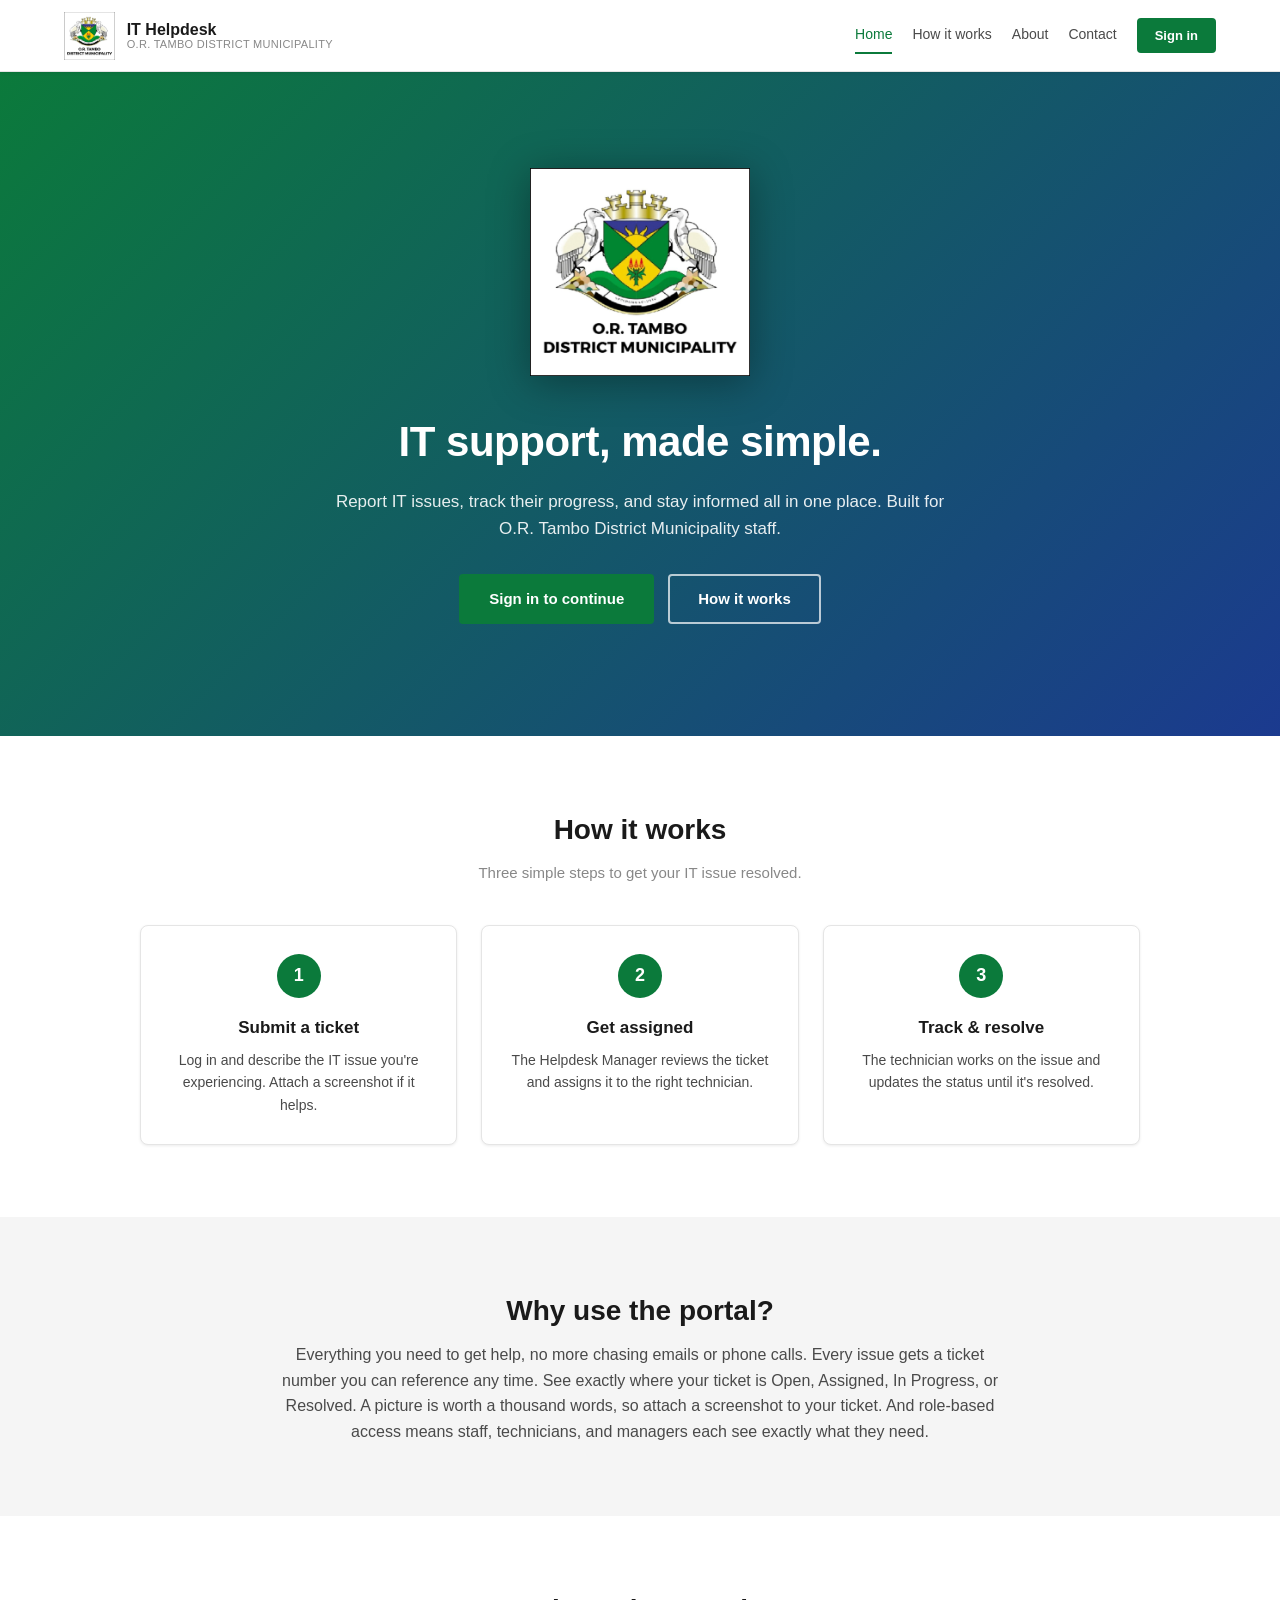
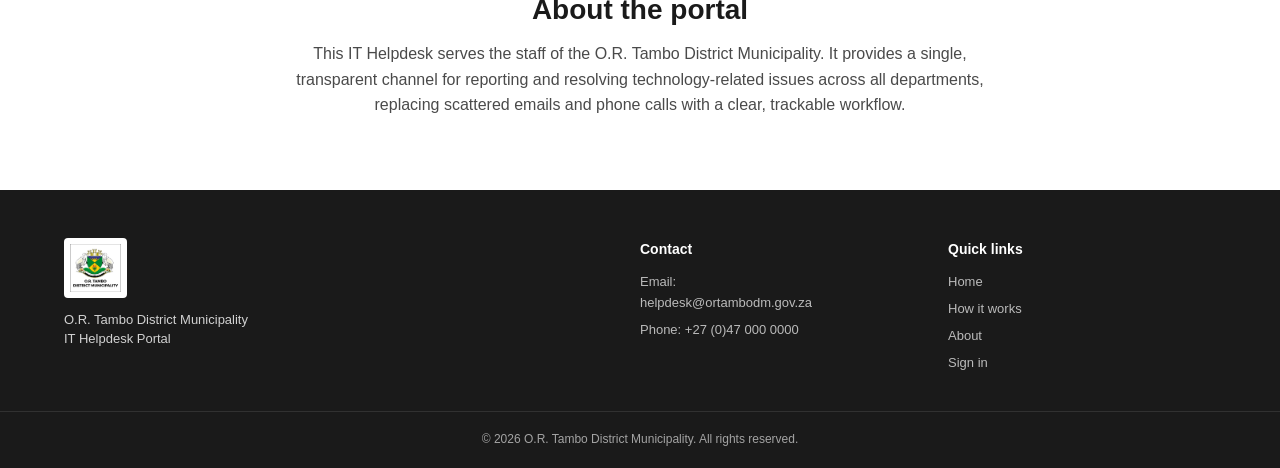
<file: HelpDesk/frontend/index.html>
﻿<!DOCTYPE html>
<html lang="en">
<head>
    <meta charset="UTF-8" />
    <meta name="viewport" content="width=device-width, initial-scale=1.0" />
    <title>O.R. Tambo District Municipality — IT Helpdesk</title>
    <meta name="description" content="Report IT issues, track their progress, and stay informed — the official IT Helpdesk portal for O.R. Tambo District Municipality staff." />

    <link rel="stylesheet" href="css/base.css?v=3" />
    <link rel="stylesheet" href="css/layout.css?v=3" />
    <link rel="stylesheet" href="css/components.css?v=3" />
    <link rel="stylesheet" href="css/home.css?v=4" />
</head>
<body class="home-page">

    <header class="site-header">
        <div class="container header-inner">

            <a href="index.html" class="brand">
                <img src="assets/images/ortambo-logo.png"
                     alt="O.R. Tambo District Municipality"
                     class="brand-logo" />
                <div class="brand-text">
                    <span class="brand-title">IT Helpdesk</span>
                    <span class="brand-subtitle">O.R. Tambo District Municipality</span>
                </div>
            </a>

            <nav class="site-nav">
                <a href="index.html" class="nav-link nav-link--active">Home</a>
                <a href="#how-it-works" class="nav-link">How it works</a>
                <a href="#about" class="nav-link">About</a>
                <a href="#contact" class="nav-link">Contact</a>
                <a href="pages/login.html" class="btn btn-primary btn-sm">Sign in</a>
            </nav>

        </div>
    </header>

    <!-- HERO -->
    <section class="hero">
        <div class="container hero-inner">

            <img src="assets/images/ortambo-logo.png"
                 alt="O.R. Tambo District Municipality"
                 class="hero-logo" />

            <h1 class="hero-title">IT support, made simple.</h1>
            <p class="hero-subtitle">
                Report IT issues, track their progress, and stay informed
                all in one place. Built for O.R. Tambo District Municipality staff.
            </p>

            <div class="hero-actions">
                <a href="pages/login.html" class="btn btn-primary btn-lg">Sign in to continue</a>
                <a href="#how-it-works" class="btn btn-outline btn-lg">How it works</a>
            </div>

        </div>
    </section>

    <!-- ================= HOW IT WORKS ================= -->
    <section id="how-it-works" class="section">
        <div class="container">

            <h2 class="section-title">How it works</h2>
            <p class="section-subtitle">Three simple steps to get your IT issue resolved.</p>

            <div class="steps-grid">

                <div class="step-card">
                    <div class="step-number">1</div>
                    <h3 class="step-title">Submit a ticket</h3>
                    <p class="step-text">
                        Log in and describe the IT issue you're experiencing.
                        Attach a screenshot if it helps.
                    </p>
                </div>

                <div class="step-card">
                    <div class="step-number">2</div>
                    <h3 class="step-title">Get assigned</h3>
                    <p class="step-text">
                        The Helpdesk Manager reviews the ticket and assigns it
                        to the right technician.
                    </p>
                </div>

                <div class="step-card">
                    <div class="step-number">3</div>
                    <h3 class="step-title">Track &amp; resolve</h3>
                    <p class="step-text">
                        The technician works on the issue and updates the status
                        until it's resolved.
                    </p>
                </div>

            </div>

        </div>
    </section>

    <!-- ================= FEATURES ================= -->
    <section id="features" class="section section--alt">
        <div class="container">
            <h2 class="section-title">Why use the portal?</h2>
            <p class="section-text">
                Everything you need to get help, no more chasing emails or phone calls.
                Every issue gets a ticket number you can reference any time. See exactly
                where your ticket is Open, Assigned, In Progress, or Resolved. A picture
                is worth a thousand words, so attach a screenshot to your ticket. And
                role-based access means staff, technicians, and managers each see exactly
                what they need.
            </p>
        </div>
    </section>

    <!-- ================= ABOUT ================= -->
    <section id="about" class="section">
        <div class="container">
            <h2 class="section-title">About the portal</h2>
            <p class="section-text">
                This IT Helpdesk serves the staff of the O.R. Tambo District Municipality.
                It provides a single, transparent channel for reporting and resolving
                technology-related issues across all departments, replacing scattered
                emails and phone calls with a clear, trackable workflow.
            </p>
        </div>
    </section>

    <!-- ================= FOOTER ================= -->
    <footer id="contact" class="site-footer">
        <div class="container footer-inner">

            <div class="footer-brand">
                <img src="assets/images/ortambo-logo.png"
                     alt="O.R. Tambo District Municipality"
                     class="footer-logo" />
                <p class="footer-text">
                    O.R. Tambo District Municipality<br />
                    IT Helpdesk Portal
                </p>
            </div>

            <div class="footer-links">
                <h4>Contact</h4>
                <p>Email: <a href="mailto:helpdesk@ortambodm.gov.za">helpdesk@ortambodm.gov.za</a></p>
                <p>Phone: +27 (0)47 000 0000</p>
            </div>

            <div class="footer-links">
                <h4>Quick links</h4>
                <a href="index.html">Home</a>
                <a href="#how-it-works">How it works</a>
                <a href="#about">About</a>
                <a href="pages/login.html">Sign in</a>
            </div>

        </div>

        <div class="footer-bottom">
            <p>&copy; <span id="year"></span> O.R. Tambo District Municipality. All rights reserved.</p>
        </div>
    </footer>

    <script src="js/main.js"></script>
    <script src="js/pages/home.js"></script>
</body>
</html>
</file>
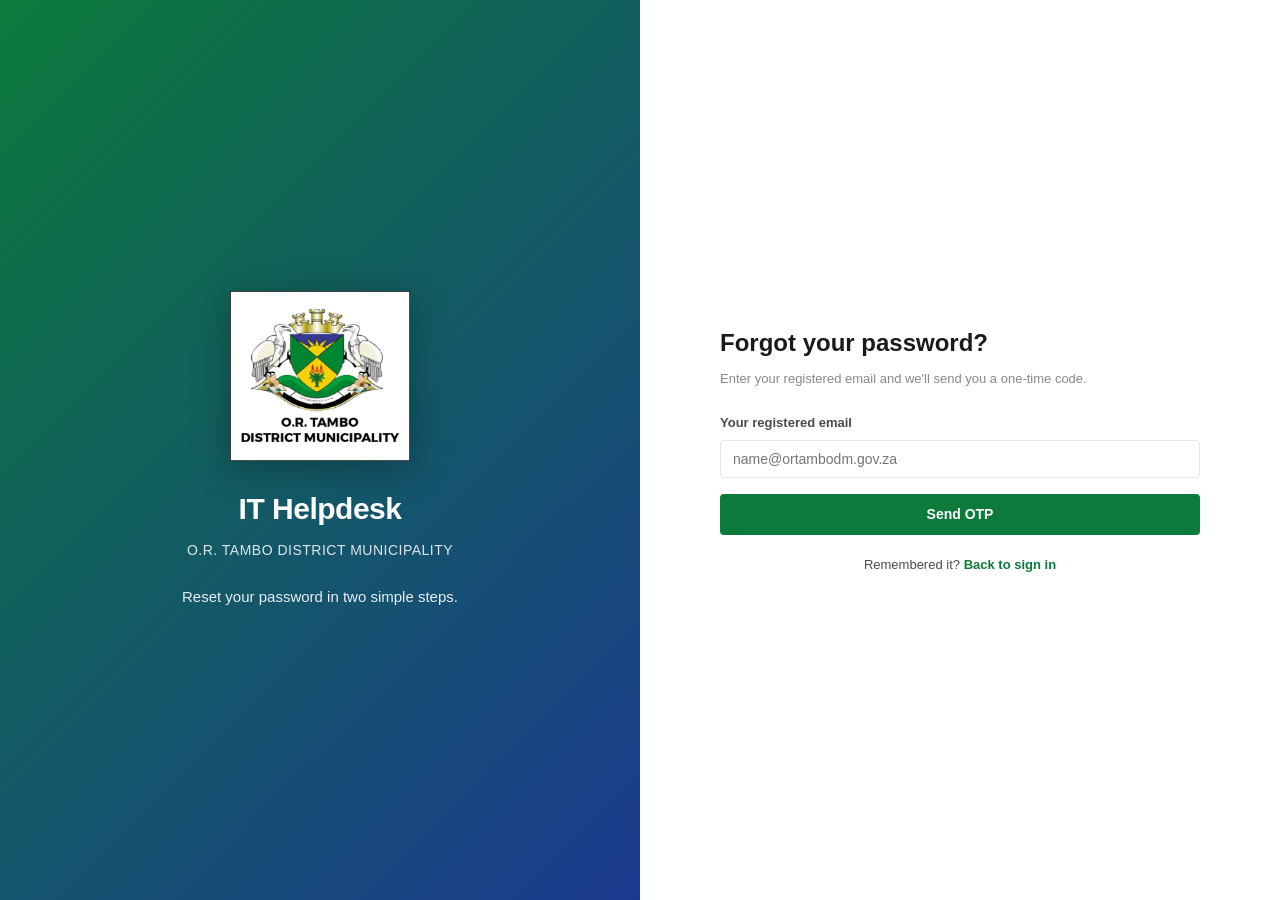
<file: HelpDesk/frontend/pages/forgot-password.html>
﻿<!DOCTYPE html>
<html lang="en">
<head>
    <meta charset="UTF-8" />
    <meta name="viewport" content="width=device-width, initial-scale=1.0" />
    <title>Forgot Password — IT Helpdesk</title>

    <link rel="stylesheet" href="../css/base.css?v=4" />
    <link rel="stylesheet" href="../css/layout.css?v=4" />
    <link rel="stylesheet" href="../css/components.css?v=4" />
    <link rel="stylesheet" href="../css/auth.css?v=4" />
</head>
<body class="auth-page">

    <div class="auth-wrapper">

        <!-- Left: branding -->
        <aside class="auth-branding">
            <a href="../index.html" class="auth-brand-link">
                <img src="../assets/images/ortambo-logo.png"
                     alt="O.R. Tambo District Municipality"
                     class="auth-logo" />
            </a>
            <h1 class="auth-brand-title">IT Helpdesk</h1>
            <p class="auth-brand-subtitle">O.R. Tambo District Municipality</p>
            <p class="auth-brand-text">
                Reset your password in two simple steps.
            </p>
        </aside>

        <!-- Right: form -->
        <main class="auth-form-side">
            <div class="auth-card">

                <h2 class="auth-card-title" id="pageTitle">Forgot your password?</h2>
                <p class="auth-card-subtitle" id="pageSubtitle">
                    Enter your registered email and we'll send you a one-time code.
                </p>

                <!-- STEP 1 -->
                <form id="stepOneForm" novalidate>

                    <div class="form-group">
                        <label for="email">Your registered email</label>
                        <input type="email" id="email" class="form-control"
                               placeholder="name@ortambodm.gov.za"
                               autocomplete="email" required />
                    </div>

                    <button type="submit" class="btn btn-primary btn-block" id="sendOtpBtn">
                        Send OTP
                    </button>

                    <p id="stepOneMessage" class="form-message"></p>

                </form>

                <!-- STEP 2 -->
                <form id="stepTwoForm" style="display:none;" novalidate>

                    <div class="form-group">
                        <label for="otp">One-time code</label>
                        <input type="text" id="otp" class="form-control"
                               placeholder="6-digit code" maxlength="6"
                               inputmode="numeric" pattern="[0-9]{6}" required />
                    </div>

                    <div class="form-group">
                        <label for="newPassword">New password</label>
                        <input type="password" id="newPassword" class="form-control"
                               minlength="6" placeholder="Minimum 6 characters" required />
                    </div>

                    <div class="form-group">
                        <label for="confirmPassword">Confirm new password</label>
                        <input type="password" id="confirmPassword" class="form-control"
                               minlength="6" placeholder="Retype new password" required />
                    </div>

                    <button type="submit" class="btn btn-primary btn-block" id="resetBtn">
                        Reset password
                    </button>

                    <button type="button" id="backToStepOne"
                            class="btn btn-outline btn-block"
                            style="margin-top: 10px;">
                        Use a different email
                    </button>

                    <p id="stepTwoMessage" class="form-message"></p>

                </form>

                <p class="auth-alt-link">
                    Remembered it? <a href="login.html">Back to sign in</a>
                </p>

            </div>
        </main>

    </div>

    <script src="../js/api/apiClient.js"></script>
    <script src="../js/auth/forgotPassword.js"></script>

</body>
</html>
</file>
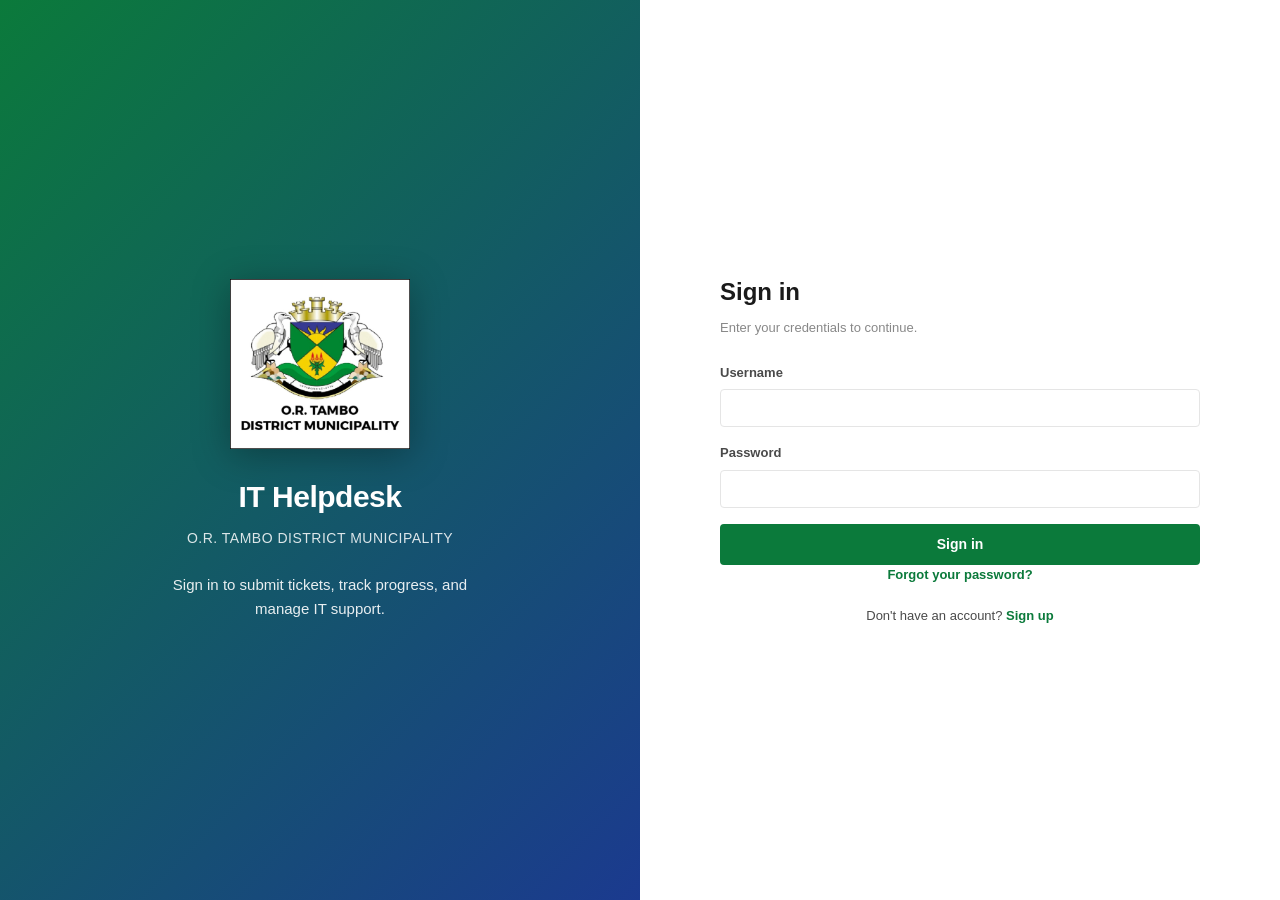
<file: HelpDesk/frontend/pages/login.html>
﻿<!DOCTYPE html>
<html lang="en">
<head>
    <meta charset="UTF-8" />
    <meta name="viewport" content="width=device-width, initial-scale=1.0" />
    <title>Sign in — O.R. Tambo District Municipality IT Helpdesk</title>

    <link rel="stylesheet" href="../css/base.css?v=4" />
    <link rel="stylesheet" href="../css/layout.css?v=4" />
    <link rel="stylesheet" href="../css/components.css?v=4" />
    <link rel="stylesheet" href="../css/auth.css?v=4" />
</head>
<body class="auth-page">

    <div class="auth-wrapper">

        <!-- Left: branding -->
        <aside class="auth-branding">
            <a href="../index.html" class="auth-brand-link">
                <img src="../assets/images/ortambo-logo.png"
                     alt="O.R. Tambo District Municipality"
                     class="auth-logo" />
            </a>
            <h1 class="auth-brand-title">IT Helpdesk</h1>
            <p class="auth-brand-subtitle">O.R. Tambo District Municipality</p>
            <p class="auth-brand-text">
                Sign in to submit tickets, track progress, and manage IT support.
            </p>
        </aside>

        <!-- Right: form -->
        <main class="auth-form-side">
            <div class="auth-card">

                <h2 class="auth-card-title">Sign in</h2>
                <p class="auth-card-subtitle">Enter your credentials to continue.</p>

                <form id="loginForm" novalidate>

                    <div class="form-group">
                        <label for="username">Username</label>
                        <input type="text" id="username" class="form-control"
                               autocomplete="username" required />
                    </div>

                    <div class="form-group">
                        <label for="password">Password</label>
                        <input type="password" id="password" class="form-control"
                               autocomplete="current-password" required />
                    </div>

                    <button type="submit" class="btn btn-primary btn-block" id="submitBtn">
                        Sign in
                    </button>

                    <p id="loginMessage" class="form-message"></p>

                </form>

                <p class="auth-alt-link" style="margin-top: 0;">
                    <a href="forgot-password.html">Forgot your password?</a>
                </p>

                <p class="auth-alt-link">
                    Don't have an account? <a href="signup.html">Sign up</a>
                </p>

            </div>
        </main>

    </div>

    <script src="../js/api/apiClient.js"></script>
    <script src="../js/auth/session.js"></script>
    <script src="../js/auth/login.js"></script>
</body>
</html>
</file>
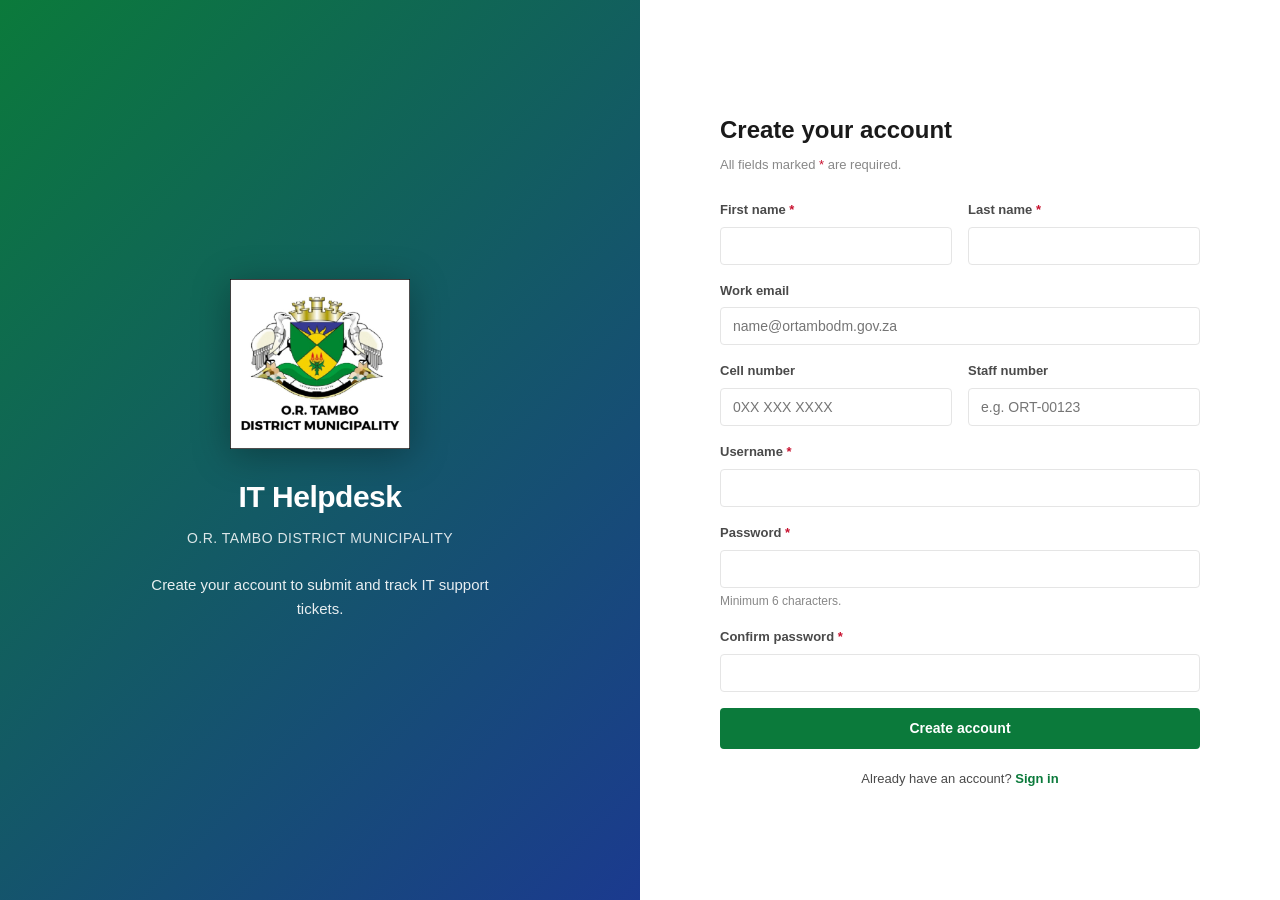
<file: HelpDesk/frontend/pages/signup.html>
﻿<!DOCTYPE html>
<html lang="en">
<head>
    <meta charset="UTF-8" />
    <meta name="viewport" content="width=device-width, initial-scale=1.0" />
    <title>Sign up — O.R. Tambo District Municipality IT Helpdesk</title>

    <link rel="stylesheet" href="../css/base.css?v=4" />
    <link rel="stylesheet" href="../css/layout.css?v=4" />
    <link rel="stylesheet" href="../css/components.css?v=4" />
    <link rel="stylesheet" href="../css/auth.css?v=4" />
</head>
<body class="auth-page">

    <div class="auth-wrapper">

        <!-- Left: branding -->
        <aside class="auth-branding">
            <a href="../index.html" class="auth-brand-link">
                <img src="../assets/images/ortambo-logo.png"
                     alt="O.R. Tambo District Municipality"
                     class="auth-logo" />
            </a>
            <h1 class="auth-brand-title">IT Helpdesk</h1>
            <p class="auth-brand-subtitle">O.R. Tambo District Municipality</p>
            <p class="auth-brand-text">
                Create your account to submit and track IT support tickets.
            </p>
        </aside>

        <!-- Right: form -->
        <main class="auth-form-side">
            <div class="auth-card">

                <h2 class="auth-card-title">Create your account</h2>
                <p class="auth-card-subtitle">
                    All fields marked <span class="req">*</span> are required.
                </p>

                <form id="signupForm" novalidate>

                    <div class="form-row">
                        <div class="form-group">
                            <label for="firstName">First name <span class="req">*</span></label>
                            <input type="text" id="firstName" class="form-control" required />
                        </div>

                        <div class="form-group">
                            <label for="lastName">Last name <span class="req">*</span></label>
                            <input type="text" id="lastName" class="form-control" required />
                        </div>
                    </div>

                    <div class="form-group">
                        <label for="workEmail">Work email</label>
                        <input type="email" id="workEmail" class="form-control"
                               placeholder="name@ortambodm.gov.za" />
                    </div>

                    <div class="form-row">
                        <div class="form-group">
                            <label for="cellNo">Cell number</label>
                            <input type="tel" id="cellNo" class="form-control"
                                   placeholder="0XX XXX XXXX" maxlength="12" />
                        </div>

                        <div class="form-group">
                            <label for="staffNo">Staff number</label>
                            <input type="text" id="staffNo" class="form-control"
                                   placeholder="e.g. ORT-00123" maxlength="15" />
                        </div>
                    </div>

                    <div class="form-group">
                        <label for="username">Username <span class="req">*</span></label>
                        <input type="text" id="username" class="form-control" required />
                    </div>

                    <div class="form-group">
                        <label for="password">Password <span class="req">*</span></label>
                        <input type="password" id="password" class="form-control"
                               minlength="6" required />
                        <small class="form-hint">Minimum 6 characters.</small>
                    </div>

                    <div class="form-group">
                        <label for="confirmPassword">Confirm password <span class="req">*</span></label>
                        <input type="password" id="confirmPassword" class="form-control" required />
                    </div>

                    <button type="submit" class="btn btn-primary btn-block" id="submitBtn">
                        Create account
                    </button>

                    <p id="signupMessage" class="form-message"></p>

                </form>

                <p class="auth-alt-link">
                    Already have an account? <a href="login.html">Sign in</a>
                </p>

            </div>
        </main>

    </div>

    <script src="../js/api/apiClient.js"></script>
    <script src="../js/auth/signup.js"></script>
</body>
</html>
</file>
<file: HelpDesk/frontend/css/base.css>
﻿*, *::before, *::after {
    box-sizing: border-box;
}

html, body, h1, h2, h3, h4, p, ul, ol, figure {
    margin: 0;
    padding: 0;
}

ul, ol {
    list-style: none;
}

img {
    max-width: 100%;
    display: block;
}

a {
    text-decoration: none;
    color: inherit;
}

button {
    font: inherit;
}

:root {
    --brand-green: #0b7a3b;
    --brand-yellow: #f2c200;
    --brand-blue: #1b3a8f;
    --brand-red: #c8102e;
    --neutral-900: #1a1a1a;
    --neutral-700: #4a4a4a;
    --neutral-500: #888;
    --neutral-300: #cccccc;
    --neutral-200: #e5e5e5;
    --neutral-100: #f5f5f5;
    --white: #ffffff;
    --radius: 8px;
    --radius-sm: 4px;
    --shadow-sm: 0 1px 3px rgba(0,0,0,0.08);
    --shadow-md: 0 4px 12px rgba(0,0,0,0.10);
    --shadow-lg: 0 10px 30px rgba(0,0,0,0.12);
    --font-body: "Segoe UI", Roboto, Helvetica, Arial, sans-serif;
    --container: 1200px;
    --header-h: 72px;
}

html {
    scroll-behavior: smooth;
}

body {
    font-family: var(--font-body);
    font-size: 15px;
    color: var(--neutral-900);
    background: var(--white);
    line-height: 1.6;
    -webkit-font-smoothing: antialiased;
}
</file>
<file: HelpDesk/frontend/css/layout.css>
﻿.container {
    width: 100%;
    max-width: var(--container);
    margin: 0 auto;
    padding: 0 24px;
}

.site-header {
    position: sticky;
    top: 0;
    z-index: 50;
    background: var(--white);
    border-bottom: 1px solid var(--neutral-200);
    box-shadow: var(--shadow-sm);
    height: var(--header-h);
}

.header-inner {
    height: 100%;
    display: flex;
    align-items: center;
    justify-content: space-between;
    gap: 24px;
}

.brand {
    display: flex;
    align-items: center;
    gap: 12px;
}

.brand-logo {
    height: 48px;
    width: auto;
}

.brand-text {
    display: flex;
    flex-direction: column;
    line-height: 1.1;
}

.brand-title {
    font-size: 16px;
    font-weight: 700;
    color: var(--neutral-900);
}

.brand-subtitle {
    font-size: 11px;
    color: var(--neutral-500);
    letter-spacing: 0.3px;
    text-transform: uppercase;
}

.site-nav {
    display: flex;
    align-items: center;
    gap: 20px;
}

.nav-link {
    font-size: 14px;
    font-weight: 500;
    color: var(--neutral-700);
    padding: 6px 0;
    border-bottom: 2px solid transparent;
    transition: color 0.15s ease, border-color 0.15s ease;
}

    .nav-link:hover {
        color: var(--brand-green);
    }

.nav-link--active {
    color: var(--brand-green);
    border-bottom-color: var(--brand-green);
}

.hero {
    background: linear-gradient(135deg, var(--brand-green) 0%, var(--brand-blue) 100%);
    color: var(--white);
    padding: 80px 0 96px;
    text-align: center;
}

.hero-inner {
    display: flex;
    flex-direction: column;
    align-items: center;
}

.hero-logo {
    width: 220px;
    height: auto;
    margin-bottom: 32px;
    filter: drop-shadow(0 6px 20px rgba(0,0,0,0.35));
}

.hero-title {
    font-size: 42px;
    font-weight: 800;
    letter-spacing: -0.5px;
    margin-bottom: 12px;
}

.hero-subtitle {
    font-size: 17px;
    max-width: 620px;
    color: rgba(255,255,255,0.9);
    margin-bottom: 32px;
}

.hero-actions {
    display: flex;
    gap: 14px;
    flex-wrap: wrap;
    justify-content: center;
}

.section {
    padding: 72px 0;
}

.section--alt {
    background: var(--neutral-100);
}

.section-title {
    font-size: 28px;
    font-weight: 700;
    text-align: center;
    margin-bottom: 8px;
}

.section-subtitle {
    text-align: center;
    color: var(--neutral-500);
    margin-bottom: 40px;
}

.section-text {
    max-width: 720px;
    margin: 0 auto;
    text-align: center;
    color: var(--neutral-700);
    font-size: 16px;
}

.steps-grid {
    display: grid;
    grid-template-columns: repeat(auto-fit, minmax(260px, 1fr));
    gap: 24px;
    max-width: 1000px;
    margin: 0 auto;
}

.step-card {
    background: var(--white);
    border: 1px solid var(--neutral-200);
    border-radius: var(--radius);
    padding: 28px 22px;
    text-align: center;
    box-shadow: var(--shadow-sm);
    transition: transform 0.15s ease, box-shadow 0.15s ease;
}

    .step-card:hover {
        transform: translateY(-3px);
        box-shadow: var(--shadow-md);
    }

.step-number {
    width: 44px;
    height: 44px;
    border-radius: 50%;
    background: var(--brand-green);
    color: var(--white);
    font-weight: 700;
    font-size: 18px;
    display: flex;
    align-items: center;
    justify-content: center;
    margin: 0 auto 16px;
}

.step-title {
    font-size: 17px;
    font-weight: 700;
    margin-bottom: 8px;
}

.step-text {
    font-size: 14px;
    color: var(--neutral-700);
}

.site-footer {
    background: var(--neutral-900);
    color: rgba(255,255,255,0.8);
    padding: 48px 0 0;
    margin-top: 0;
}

.footer-inner {
    display: grid;
    grid-template-columns: 2fr 1fr 1fr;
    gap: 40px;
    padding-bottom: 32px;
}

.footer-logo {
    height: 60px;
    width: auto;
    background: var(--white);
    padding: 6px;
    border-radius: var(--radius-sm);
    margin-bottom: 12px;
}

.footer-text {
    font-size: 13px;
    line-height: 1.5;
}

.footer-links h4 {
    font-size: 14px;
    color: var(--white);
    margin-bottom: 12px;
}

.footer-links p,
.footer-links a {
    display: block;
    font-size: 13px;
    color: rgba(255,255,255,0.7);
    margin-bottom: 6px;
    transition: color 0.15s ease;
}

    .footer-links a:hover {
        color: var(--brand-yellow);
    }

.footer-bottom {
    border-top: 1px solid rgba(255,255,255,0.1);
    padding: 18px 0;
    text-align: center;
    font-size: 12px;
    color: rgba(255,255,255,0.6);
}

@media (max-width: 768px) {
    .hero-title {
        font-size: 30px;
    }

    .hero-logo {
        width: 160px;
    }

    .footer-inner {
        grid-template-columns: 1fr;
        gap: 24px;
    }

    .site-nav .nav-link {
        display: none;
    }
}
</file>
<file: HelpDesk/frontend/css/components.css>
﻿.btn {
    display: inline-block;
    padding: 10px 20px;
    border: 2px solid transparent;
    border-radius: var(--radius-sm);
    font-size: 14px;
    font-weight: 600;
    cursor: pointer;
    text-align: center;
    transition: all 0.15s ease;
    line-height: 1.2;
}

.btn-sm {
    padding: 8px 16px;
    font-size: 13px;
}

.btn-lg {
    padding: 14px 28px;
    font-size: 15px;
}

.btn-primary {
    background: var(--brand-green);
    color: var(--white);
    border-color: var(--brand-green);
}

    .btn-primary:hover {
        background: #096230;
        border-color: #096230;
    }

.btn-outline {
    background: transparent;
    color: var(--white);
    border-color: rgba(255,255,255,0.7);
}

    .btn-outline:hover {
        background: var(--white);
        color: var(--brand-green);
        border-color: var(--white);
    }

.btn-block {
    width: 100%;
}

.form-group {
    margin-bottom: 16px;
}

    .form-group label {
        display: block;
        font-size: 13px;
        font-weight: 600;
        color: var(--neutral-700);
        margin-bottom: 6px;
    }

.form-control {
    width: 100%;
    padding: 10px 12px;
    border: 1px solid var(--neutral-200);
    border-radius: var(--radius-sm);
    font-size: 14px;
    font-family: inherit;
    background: var(--white);
    transition: border-color 0.15s ease, box-shadow 0.15s ease;
}

    .form-control:focus {
        outline: none;
        border-color: var(--brand-green);
        box-shadow: 0 0 0 3px rgba(11,122,59,0.15);
    }

.form-message {
    display: block;
    margin-top: 12px;
    font-size: 13px;
    color: var(--brand-red);
}

.card {
    background: var(--white);
    border: 1px solid var(--neutral-200);
    border-radius: var(--radius);
    padding: 24px;
    box-shadow: var(--shadow-sm);
}
</file>
<file: HelpDesk/frontend/css/home.css>
﻿.home-page .hero {
    padding-top: 96px;
    padding-bottom: 112px;
}

@keyframes floatLogo {
    0%, 100% {
        transform: translateY(0);
    }

    50% {
        transform: translateY(-6px);
    }
}

.hero-logo {
    animation: floatLogo 5s ease-in-out infinite;
}
</file>
<file: HelpDesk/frontend/css/auth.css>
﻿.auth-page {
    min-height: 100vh;
    background: var(--neutral-100);
}

.auth-wrapper {
    min-height: 100vh;
    display: grid;
    grid-template-columns: 1fr 1fr;
}

.auth-branding {
    background: linear-gradient(135deg, var(--brand-green) 0%, var(--brand-blue) 100%);
    color: var(--white);
    display: flex;
    flex-direction: column;
    justify-content: center;
    align-items: center;
    padding: 48px 40px;
    text-align: center;
}

.auth-brand-link {
    display: block;
    margin-bottom: 24px;
}

.auth-logo {
    width: 180px;
    height: auto;
    margin: 0 auto;
    filter: drop-shadow(0 6px 18px rgba(0,0,0,0.3));
}

.auth-brand-title {
    font-size: 30px;
    font-weight: 800;
    letter-spacing: -0.5px;
    margin-bottom: 6px;
}

.auth-brand-subtitle {
    font-size: 14px;
    color: rgba(255,255,255,0.85);
    letter-spacing: 0.5px;
    text-transform: uppercase;
    margin-bottom: 24px;
}

.auth-brand-text {
    max-width: 340px;
    font-size: 15px;
    color: rgba(255,255,255,0.9);
}

.auth-form-side {
    display: flex;
    align-items: center;
    justify-content: center;
    padding: 48px 24px;
    background: var(--white);
}

.auth-card {
    width: 100%;
    max-width: 480px;
}

.auth-card-title {
    font-size: 24px;
    font-weight: 700;
    margin-bottom: 6px;
}

.auth-card-subtitle {
    font-size: 13px;
    color: var(--neutral-500);
    margin-bottom: 24px;
}

.req {
    color: var(--brand-red);
}

.form-row {
    display: grid;
    grid-template-columns: 1fr 1fr;
    gap: 16px;
}

.form-hint {
    display: block;
    font-size: 12px;
    color: var(--neutral-500);
    margin-top: 4px;
}

.form-message {
    margin-top: 12px;
    font-size: 13px;
    padding: 10px 12px;
    border-radius: var(--radius-sm);
    display: none;
}

    .form-message.is-error {
        display: block;
        background: #fdecea;
        color: #b71c1c;
        border: 1px solid #f5c6cb;
    }

    .form-message.is-success {
        display: block;
        background: #e8f5e9;
        color: #1b5e20;
        border: 1px solid #c8e6c9;
    }

.auth-alt-link {
    text-align: center;
    font-size: 13px;
    color: var(--neutral-700);
    margin-top: 20px;
}

    .auth-alt-link a {
        color: var(--brand-green);
        font-weight: 600;
    }

        .auth-alt-link a:hover {
            text-decoration: underline;
        }

@media (max-width: 900px) {
    .auth-wrapper {
        grid-template-columns: 1fr;
    }

    .auth-branding {
        padding: 40px 24px;
    }

    .auth-logo {
        width: 130px;
    }
}

@media (max-width: 520px) {
    .form-row {
        grid-template-columns: 1fr;
    }
}
</file>
